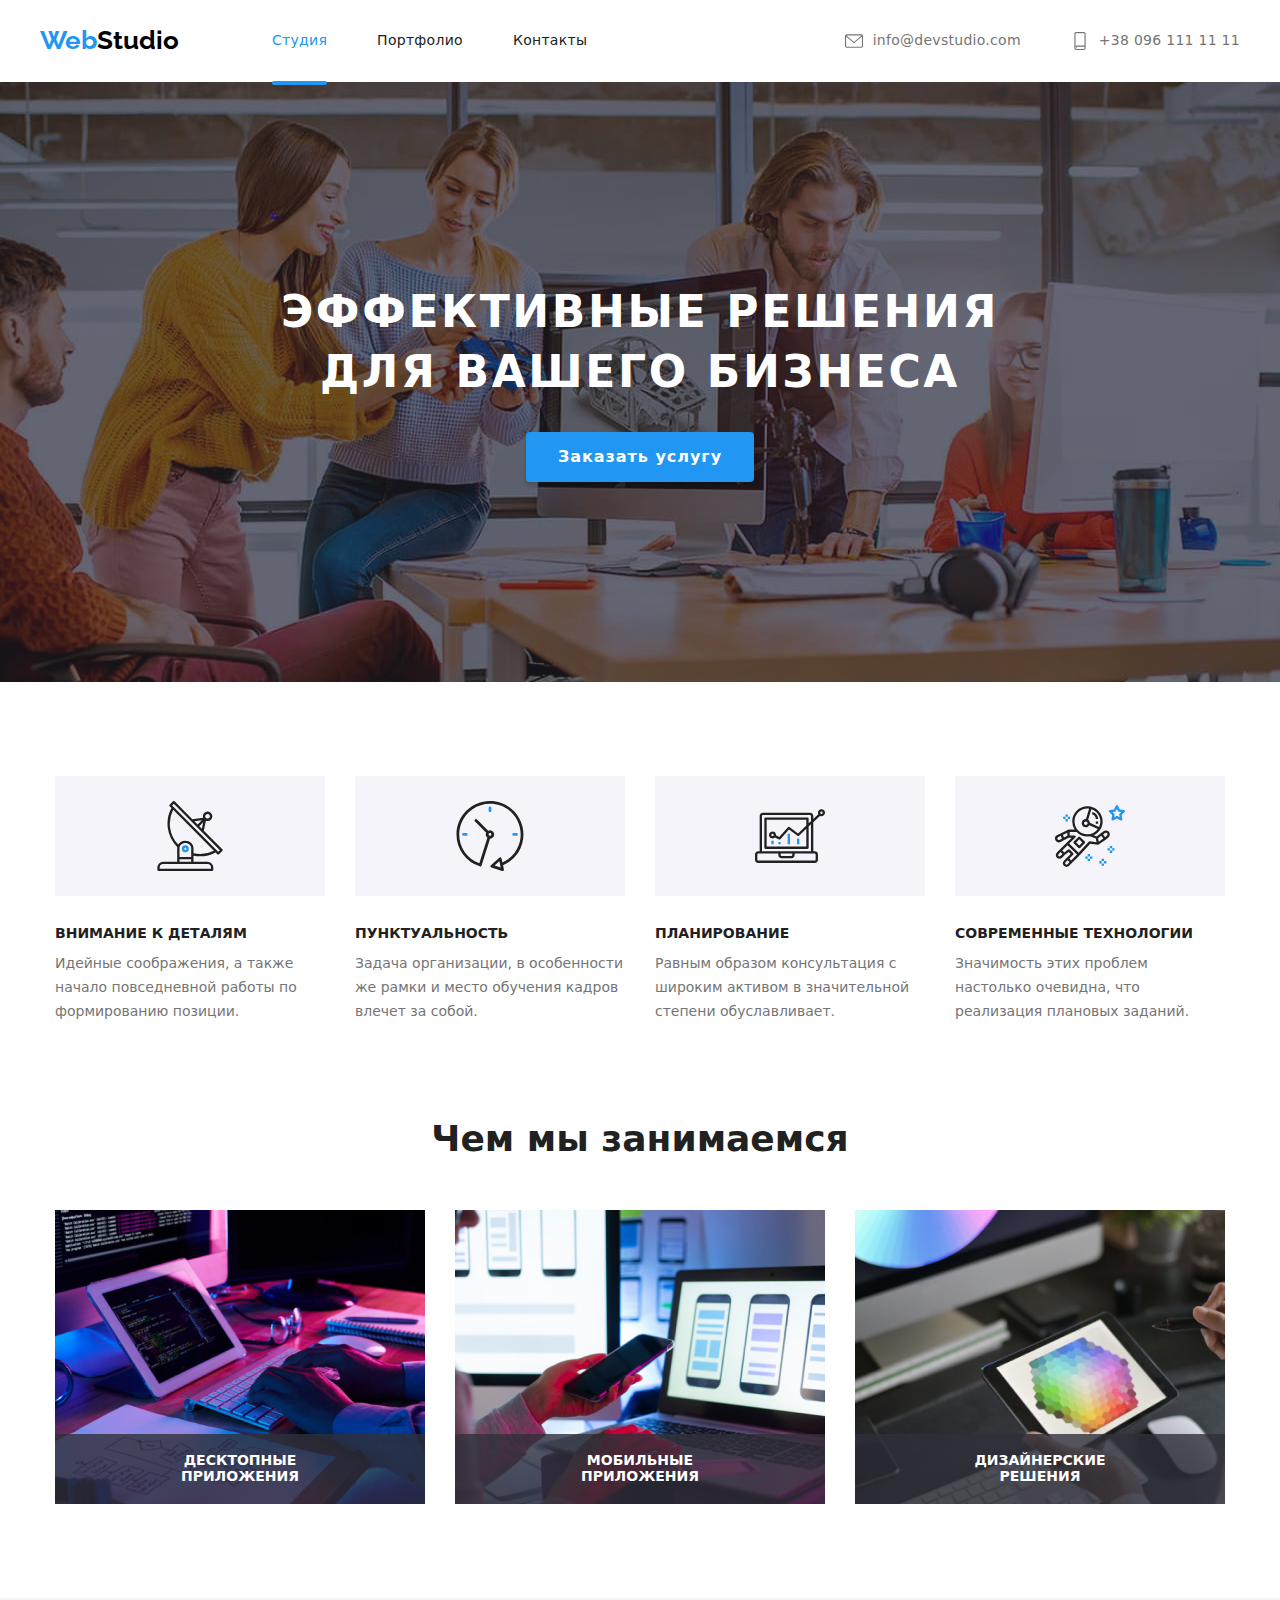
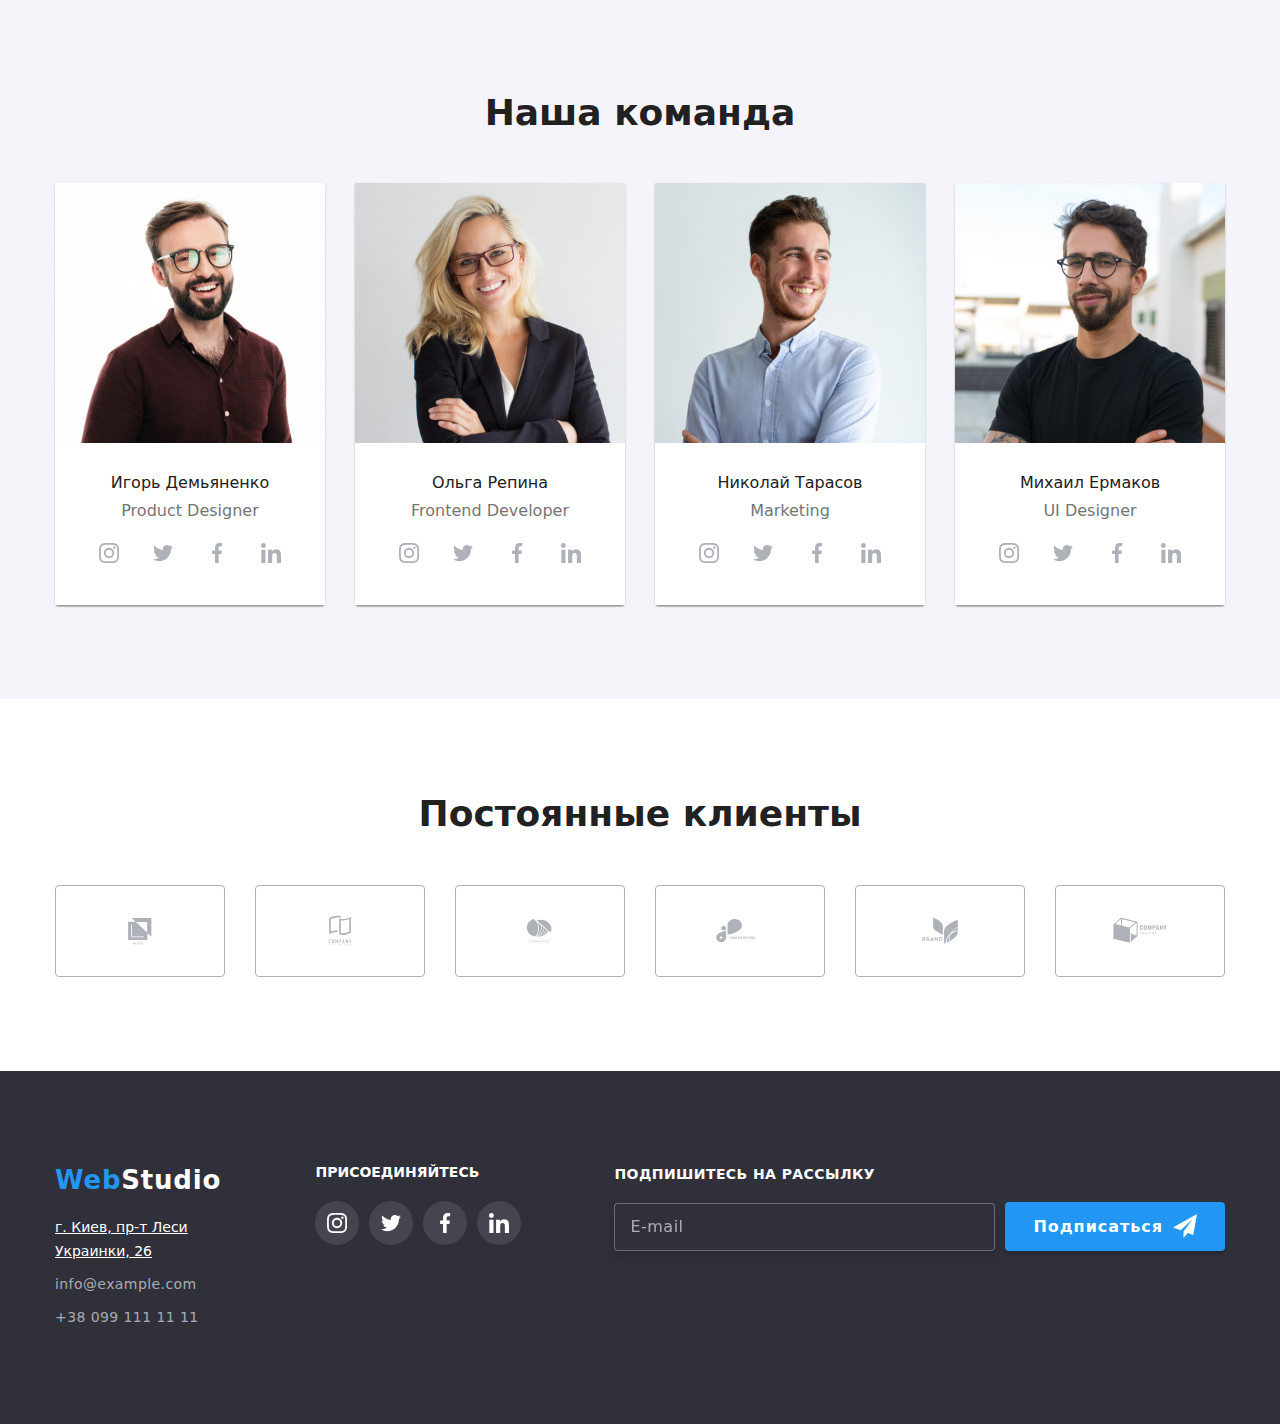
<file: index.html>
<!DOCTYPE html>
<html lang="ru">

<head>
    <meta charset="UTF-8">
    <meta http-equiv="X-UA-Compatible" content="IE=edge">
    <meta name="viewport" content="width=device-width, initial-scale=1.0">
    <title>Document</title>
    <link rel="preconnect" href="https://fonts.gstatic.com">
    <link
        href="https://fonts.googleapis.com/css2?family=Raleway:wght@700&family=Roboto:wght@400;500;700;900&display=swap"
        rel="stylesheet">
    <link rel="stylesheet"
        href="https://cdnjs.cloudflare.com/ajax/libs/modern-normalize/1.0.0/modern-normalize.min.css">
    <link rel="stylesheet" href="./css/main.min.css" />
</head>

<body class="page-body">
    <!-- Шапка-->
    <header class="page-header">
        <div class="container main-nav">
            <nav class="page-header__nav">
                <a href="#" class="logo page-header__logo">
                    <span class="logo__accent">Web</span><span>Studio</span></a>
                <ul class="site-nav list">
                    <li class="site-nav__item">
                        <a href="./index.html" class="site-nav__link link site-nav__current"> Студия</a>
                    </li>

                    <li class="site-nav__item">
                        <a href="./portfolio.html" class="site-nav__link link">Портфолио</a>
                    </li>
                    <li class="site-nav__item">
                        <a href="#" class="site-nav__link link">Контакты</a>
                    </li>
                </ul>
            </nav>
            <ul class="auth-nav list">
                <li class="auth-nav__item">
                    <a href="mailto:info@devstudio.com" class="auth-nav__link link">
                        <svg class="auth-nav__svg" width="18px" height="18px">
                            <use href="./images/icons.svg#icon-envelope">
                            </use>
                        </svg> info@devstudio.com</a>
                <li class="item">
                    <a href="tel:+3809611111 " class="auth-nav__link link">
                        <svg class="auth-nav__svg" width="18px" height="18px">
                            <use href="./images/icons.svg#icon-smartphone">
                            </use>
                        </svg> +38 096 111 11 11</a>
                </li>

            </ul>
        </div>
    </header>
    <!-- Мейн секция-->
    <main>
        <!--Герой-->
        <div class="block block--main-bg">
        <section class="hero">
            <div class="container">
            <h1 class="hero__tittle">Эффективные решения<br> для вашего бизнеса</h1>
            <button type="button" class="button button__primary" data-modal-open>Заказать услугу</button>
            </div>
        </section>
        </div>
        <!--Наши сильные стороны-->
        <section class="section features">
            <div class="container">
                <h2 class="visually-hidden">О нас</h2>
                <ul class="features__list list">
                    <li class="features__item">
                        <div class="features__svg">
                            <svg class="features__icon-svg" width="70px" height="70px">
                                <use href="./images/icons.svg#icon-antenna"></use>
                            </svg>
                        </div>
                        <h3 class="features__title">Внимание к деталям</h3>
                        <p class="features__text">Идейные соображения, а также начало повседневной работы по формированию
                            позиции.
                        </p>

                    </li>
                    <li class="features__item">
                        <div class="features__svg">
                            <svg class="features__icon-svg" width="70px" height="70px">
                                <use href="./images/icons.svg#icon-clock" class=""></use>
                            </svg>
                        </div>
                        <h3 class="features__title">Пунктуальность</h3>
                        <p class="features__text">Задача организации, в особенности же рамки и место обучения кадров
                            влечет за
                            собой.</p>
                    </li>
                    <li class="features__item">
                        <div class="features__svg">
                            <svg class="features__icon-svg" width="70px" height="70px">
                                <use href="./images/icons.svg#icon-diagram"></use>
                            </svg>
                        </div>
                        <h3 class="features__title">Планирование</h3>
                        <p class="features__text">Равным образом консультация с широким активом в значительной степени
                            обуславливает.</p>
                    </li>
                    <li class="features__item">
                        <div class="features__svg">
                            <svg class="features__icon-svg" width="70px" height="70px">
                                <use href="./images/icons.svg#icon-astronaut"></use>
                            </svg>
                        </div>
                        <h3 class="features__title">Современные технологии</h3>
                        <p class="features__text">Значимость этих проблем настолько очевидна, что реализация плановых
                            заданий.</p>
                </ul>
            </div>
        </section>
        <!-- Чем мы занимаемся-->
        <section class="section work">
            <div class="container">
                <h2 class="work__title">Чем мы занимаемся</h2>
                <ul class="list work__list">
                    <li class="work__item">
                        <div class="work__thumb">
                            <img class src="./images/img.jpg"
                            alt="Создание исходного кода" width="370">
                        <div class="work__thumb-img">
                            <p class="work__thumb-text">Десктопные приложения</p>
                        </div>
                        </div>
                    </li>
                    <li class="work__item">
                        <div class="work__thumb">
                        <img class src="./images/img1.jpg"
                            alt="Адаптивная вёрстка" width="370">
                        <div class="work__thumb-img">
                            <p class="work__thumb-text">Мобильные приложения</p>
                        </div>
                        </div>
                    </li>
                    <li class="work__item">
                        <div class="work__thumb">
                        <img class src="./images/img2.jpg"
                            alt="Оформление стиля" width="370">
                        <div class="work__thumb-img">
                            <p class="work__thumb-text">Дизайнерские решения</p>
                        </div>
                        </div>
                    </li>
                </ul>
            </div>
        </section>
        <!-- Наша команда-->
        <section class="section team">
            <div class="container">
                <h2 class="team__title">Наша команда</h2>
                <ul class="list team__list">
                    <li class="team__item"> <img src="./images/photo1.jpg"
                            alt="Игорь Демьяненко,Product Designer" width="270">
                        <div class="team__card">
                            <h3 class="team__subtitle">Игорь Демьяненко</h3>
                            <p class="team__text">Product Designer</p>
                            <ul class="list team__list">
                                <li class="team__socials">
                                    <a href="#" class="team__socials-icons link">
                                        <svg width="20px" height="20px">
                                            <use href="./images/icons.svg#icon-instagram"></use>
                                        </svg>
                                    </a>
                                </li>
                                <li class="team__socials">
                                    <a href="#" class="team__socials-icons link">
                                        <svg width="20px" height="20px">
                                            <use href="./images/icons.svg#icon-twitter"></use>
                                        </svg>
                                    </a>
                                </li>
                                <li class="team__socials">
                                    <a href="#" class="team__socials-icons link">
                                        <svg width="20px" height="20px">
                                            <use href="./images/icons.svg#icon-facebook"></use>
                                        </svg></a>
                                </li>
                                <li class="team__socials">
                                    <a href="#" class="team__socials-icons link">
                                        <svg width="20px" height="20px">
                                            <use href="./images/icons.svg#icon-linkedin"></use>
                                        </svg></a>
                                </li>
                            </ul>
                        </div>
                    </li>
                    <li class="team__item"> <img src="./images/photo2.jpg"
                            alt="Ольга Репина,Frontend Developer" width="270">
                        <div class="team__card">
                            <h3 class="team__subtitle">Ольга Репина</h3>
                            <p class="team__text">Frontend Developer</p>
                            <ul class="list team__list">
                                <li class="team__socials">
                                    <a href="#" class="team__socials-icons link">
                                        <svg width="20px" height="20px">
                                            <use href="./images/icons.svg#icon-instagram"></use>
                                        </svg>
                                    </a>
                                </li>
                                <li class="team__socials">
                                    <a href="#" class="team__socials-icons link">
                                        <svg width="20px" height="20px">
                                            <use href="./images/icons.svg#icon-twitter"></use>
                                        </svg>
                                    </a>
                                </li>
                                <li class="team__socials">
                                    <a href="#" class="team__socials-icons link">
                                        <svg width="20px" height="20px">
                                            <use href="./images/icons.svg#icon-facebook"></use>
                                        </svg>
                                    </a>
                                </li>
                                <li class="team__socials">
                                    <a href="#" class="team__socials-icons link">
                                        <svg width="20px" height="20px">
                                            <use href="./images/icons.svg#icon-linkedin"></use>
                                        </svg>
                                    </a>
                                </li>
                            </ul>
                        </div>
                    </li>
                    <li class="team__item"> <img src="./images/photo3.jpg"
                            alt="Николай Тарасов,Marketing" width="270">
                        <div class="team__card">
                            <h3 class="team__subtitle">Николай Тарасов</h3>
                            <p class="team__text">Marketing</p>
                            <ul class="list team__list">
                                <li class="team__socials">
                                    <a href="#" class="team__socials-icons link">
                                        <svg width="20px" height="20px">
                                            <use href="./images/icons.svg#icon-instagram"></use>
                                        </svg>
                                    </a>
                                </li>
                                <li class="team__socials">
                                    <a href="#" class="team__socials-icons link">
                                        <svg width="20px" height="20px">
                                            <use href="./images/icons.svg#icon-twitter"></use>
                                        </svg>
                                    </a>
                                </li>
                                <li class="team__socials">
                                    <a href="#" class="team__socials-icons link">
                                        <svg width="20px" height="20px">
                                            <use href="./images/icons.svg#icon-facebook"></use>
                                        </svg>
                                    </a>
                                </li>
                                <li class="team__socials">
                                    <a href="#" class="team__socials-icons link">
                                        <svg width="20px" height="20px">
                                            <use href="./images/icons.svg#icon-linkedin"></use>
                                        </svg>
                                    </a>
                                </li>
                            </ul>
                        </div>
                    </li>
                    <li class="team__item"> <img src="./images/photo4.jpg"
                            alt="Михаил Ермаков,UI Designer" width="270">
                        <div class="team__card">
                            <h3 class="team__subtitle">Михаил Ермаков</h3>
                            <p class="team__text">UI Designer</p>
                            <ul class="list team__list">
                                <li class="team__socials">
                                    <a href="#" class="team__socials-icons link">
                                        <svg width="20px" height="20px">
                                            <use href="./images/icons.svg#icon-instagram"></use>
                                        </svg>
                                    </a>
                                </li>
                                <li class="team__socials">
                                    <a href="#" class="team__socials-icons link">
                                        <svg width="20px" height="20px">
                                            <use href="./images/icons.svg#icon-twitter"></use>
                                        </svg>
                                    </a>
                                </li>
                                <li class="team__socials">
                                    <a href="#" class="team__socials-icons link">
                                        <svg width="20px" height="20px">
                                            <use href="./images/icons.svg#icon-facebook"></use>
                                        </svg>
                                    </a>
                                </li>
                                <li class="team__socials">
                                    <a href="#" class="team__socials-icons link">
                                        <svg width="20px" height="20px">
                                            <use href="./images/icons.svg#icon-linkedin"></use>
                                        </svg>
                                    </a>
                                </li>
                            </ul>
                        </div>
                    </li>
                </ul>
            </div>
        </section>
        <!-- Постоянные клиенты-->
        <section class="section clients">
            <div class="container">
                <h2 class="clients__title">Постоянные клиенты</h2>
                <ul class="list clients__list">
                    <li class="clients__item">
                        <a href="#" class="clients__link link">
                            <svg width="106px" height="60px">
                                <use href="./images/icons.svg#icon-client1"></use>
                            </svg>
                        </a>
                    </li>
                    <li class="clients__item">
                        <a href="#" class="clients__link link">
                            <svg width="106px" height="60px">
                                <use href="./images/icons.svg#icon-client2"></use>
                            </svg>
                        </a>
                    </li>
                    <li class="clients__item">
                        <a href="#" class="clients__link link">
                            <svg width="106px" height="60px">
                                <use href="./images/icons.svg#icon-client3"></use>
                            </svg>
                        </a>
                    </li>
                    <li class="clients__item">
                        <a href="#" class="clients__link link">
                            <svg width="106px" height="60px">
                                <use href="./images/icons.svg#icon-client4"></use>
                            </svg>
                        </a>
                    </li>
                    <li class="clients__item">
                        <a href="#" class="clients__link linkcustomers__client">
                            <svg width="106px" height="60px">
                                <use href="./images/icons.svg#icon-client5"></use>
                            </svg>
                        </a>
                    </li>
                    <li class="clients__item">
                        <a href="#" class="clients__link link">
                            <svg width="106px" height="60px">
                                <use href="./images/icons.svg#icon-client6"></use>
                            </svg>
                        </a>
                    </li>

                </ul>
            </div>
        </section>

    </main>
    <!-- Подвал-->
    <footer class="section footer">
        <div class="container flexbox">
            <!--Контакты-->
            <section class="content-box">
                <h2 class="visually-hidden"> Контакты</h2>
                    <a href="#" class="footer__logo"><span class="logo__accent">Web</span>Studio</a>
                <!-- Контактная информация-->
                <address class="address">

                    <ul class="list footer__nav">
                        <li class="footer__item item">
                            <a class="footer__text"
                                href="https://www.google.ca/maps/place/г.Киев,пр-тЛесиУкраинки,26" target="_blank"
                                rel="noopener noreferrer"> г. Киев, пр-т Леси Украинки, 26</a>
                        </li>
                        <li class="footer__item item">
                            <a class="footer__link link" href="mailto:info@example.com">info@example.com</a>
                        </li>
                        <li class="footer__item item">
                            <a class="footer__link link" href="tel:+380991111111">+38 099 111 11 11</a>
                        </li>
                    </ul>

                </address>
            </section>
            <!--Ссылки на социальные сети-->
            <section class="content-box">
                    <h2 class="footer__join-title">Присоединяйтесь</h2>
                    <ul class="list footer__join-icon">
                        <li class="footer__join-item">
                            <a href="" class="footer__join-link link">
                                <svg width="20px" height="20px">
                                    <use href="./images/icons.svg#icon-instagram"></use>
                                </svg>
                            </a>
                        </li>
                        <li class="footer__join-item">
                            <a href="" class="footer__join-link link">
                                <svg width="20px" height="20px">
                                    <use href="./images/icons.svg#icon-twitter"></use>
                                </svg>
                            </a>
                        </li>
                        <li class="footer__join-item">
                            <a href="" class="footer__join-link link">
                                <svg width="20px" height="20px">
                                    <use href="./images/icons.svg#icon-facebook"></use>
                                </svg>
                            </a>
                        </li>
                        <li class="footer__join-item">
                            <a href="" class="footer__join-link link">
                                <svg width="20px" height="20px">
                                    <use href="./images/icons.svg#icon-linkedin"></use>
                                </svg>
                            </a>
                        </li>
                    </ul>
            </section>
            <!-- Формы -->
            <div class="content-box">
                <form class="footer-form" autocomplete="on" novalidate>
                    <div class="footer__form-field">
                        <label class="footer-form__text">
                            Подпишитесь на рассылку
                            <input class="footer-form__input" type="email" name="footer-email" placeholder="E-mail" />
                        </label>
                    </div>
                    <button class="footer-form__submit" type="submit">
                        Подписаться
                        <svg class="footer-form__svg" width="24" height="24">
                            <use href="./images/icons.svg#icon-send"></use>
                        </svg>
                    </button>
                </form>
            </div>
        </div>
    </footer>
    <!--Модалка-->
    <div class="backdrop is-hidden" data-modal>
        <div class="modal">
            <button class="modal-btn" data-modal-close>
                <svg width="18px" height="18px">
                    <use href="./images/icons.svg#icon-close-black"></use>
                </svg></button>
            <form class="modal-form">
                <p class="modal-form__text">Оставьте свои данные, мы вам перезвоним</p>

                <div class="modal-form__wrapper">
                    <label class="modal-form__label" for="user-name">Имя</label>
                    <input class="modal-form__input" type="text" name="user-name" required id="user-name"
                        autocomplete="name" />
                    <svg class="modal-form__svg" width="18" height="18">
                        <use href="./images/icons.svg#icon-person-black"></use>
                    </svg>
                </div>

                <div class="modal-form__wrapper">
                    <label class="modal-form__label" for="user-phone">Телефон</label>
                    <input class="modal-form__input" type="tel" name="user-phone" id="user-phone" required
                        autocomplete="tel" />
                    <svg class="modal-form__svg" width="18" height="18">
                        <use href="./images/icons.svg#icon-phone-black"></use>
                    </svg>
                </div>

                <div class="modal-form__wrapper">
                    <label class="modal-form__label" for="user-mail">Почта</label>

                    <input class="modal-form__input" type="email" name="user-mail" id="user-mail" required
                        autocomplete="email" />
                    <svg class="modal-form__svg" width="18" height="18">
                        <use href="./images/icons.svg#icon-email-black"></use>
                    </svg>
                </div>

                <div class="modal-form__wrapper modal-form__massage">
                    <label class="modal-form__label" for="user-comment">Комментарий</label>
                    <textarea class="modal-form__input modal-form__textarea" id="user-comment" name="user-comment"
                        placeholder="Введите текст"></textarea>
                </div>

                <div class="modal-form__checkbox">
                    <input class="modal-form__input-checkbox is-hidden" type="checkbox" name="user-checkbox"
                        id="checkbox" />
                    <label class="modal-form__label-checkbox" for="checkbox">
                        <svg class="modal-form__icon-checkbox" width="11px" height="px">
                            <use href="./images/icons.svg#icon-check"></use>
                        </svg>
                        <span class="modal-form__text-checkbox">
                            Соглашаюсь с рассылкой и принимаю
                            <a href="#" class="modal-form__link-checkbox">Условия договора </a>
                        </span>
                    </label>
                </div>
                <button class="footer-form__submit modal-form__form-btn" type="submit">Отправить</button>


            </form>
        </div>
    </div>
    <script src="./js/modal.js"></script>
</body>

</html>
</file>
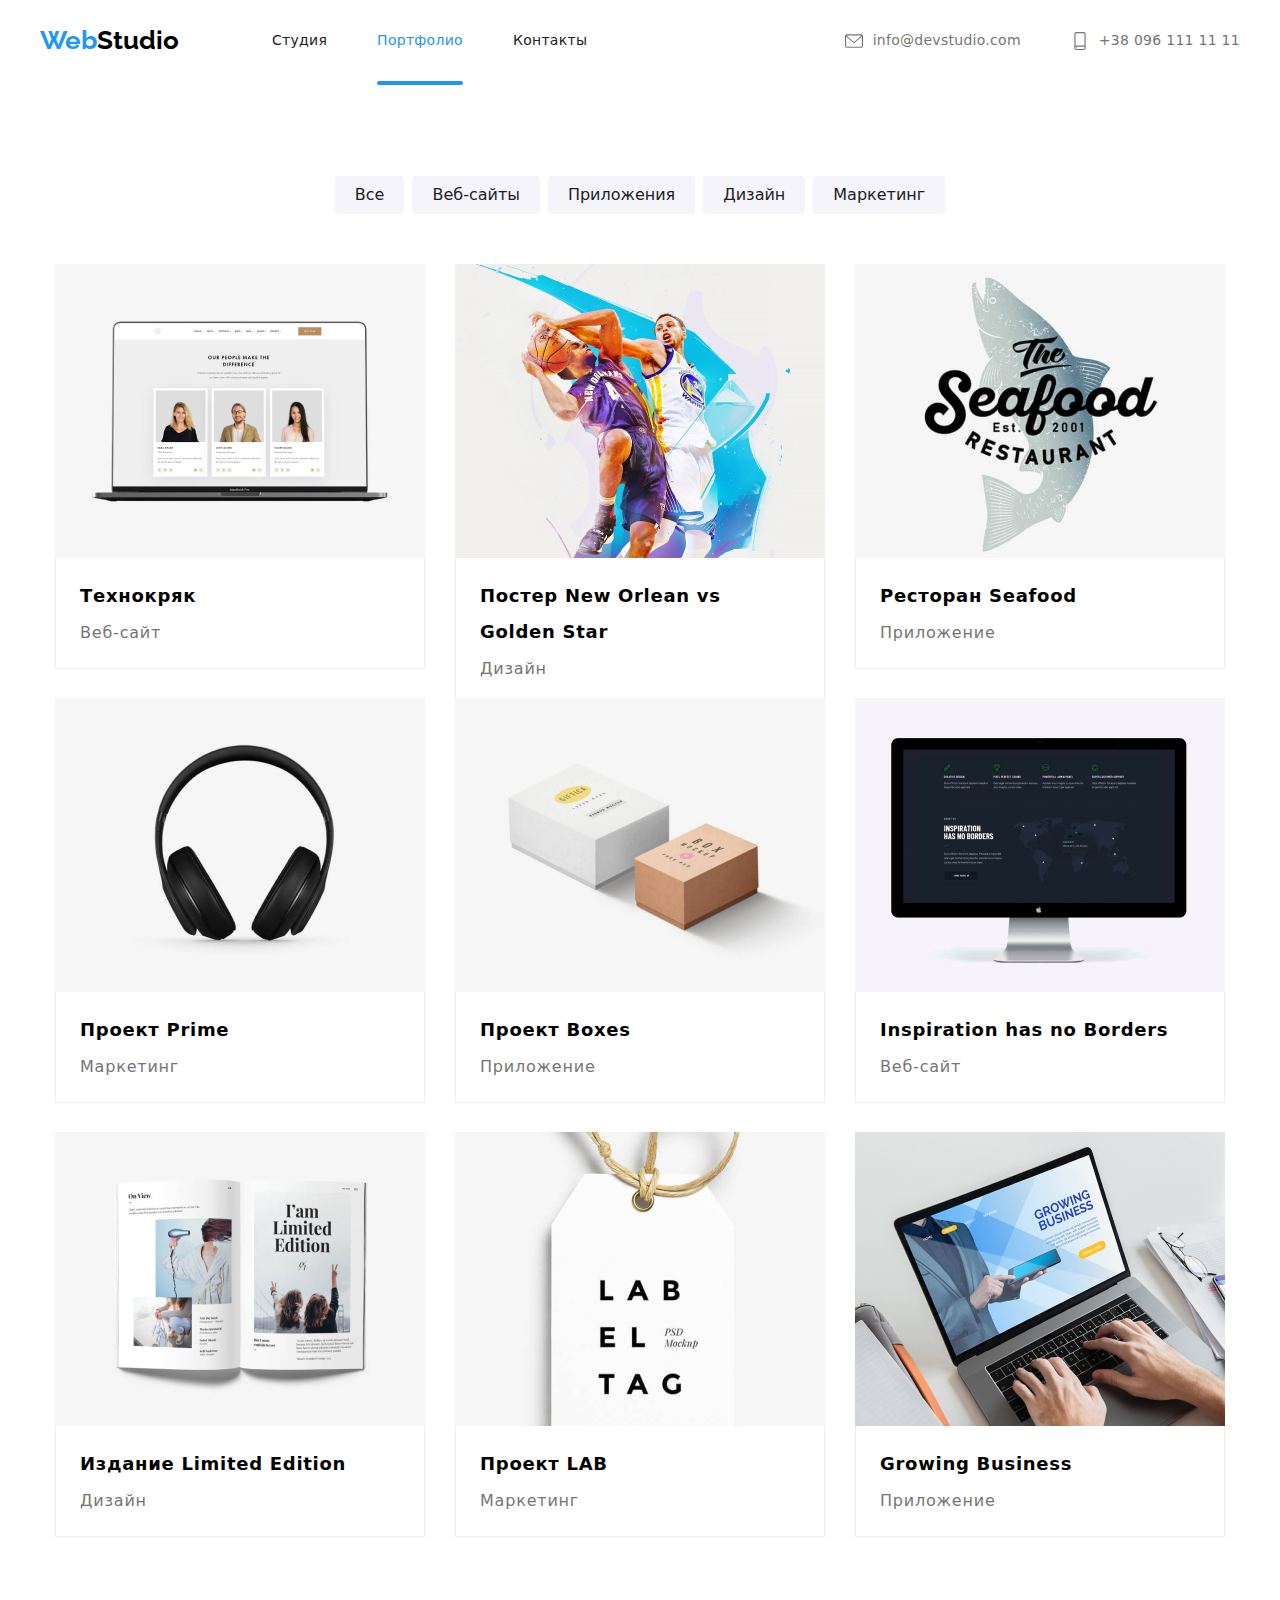
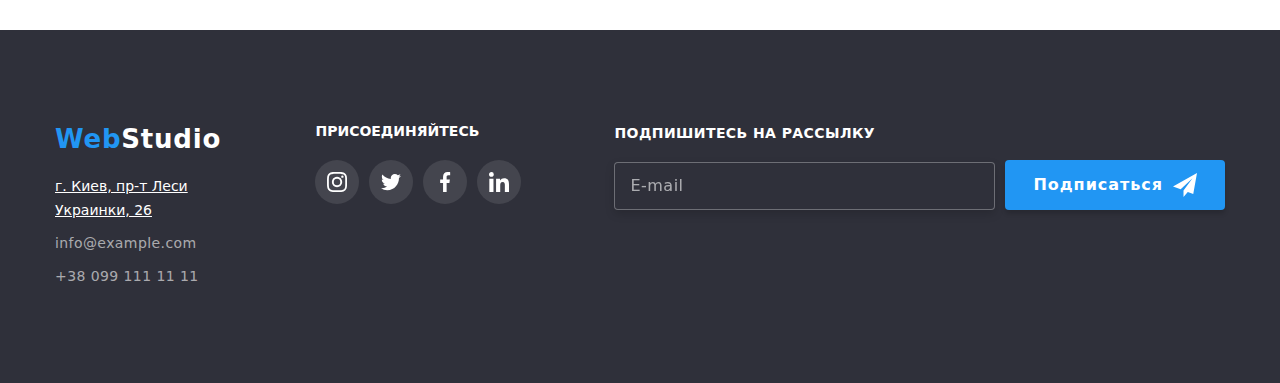
<file: portfolio.html>
<!DOCTYPE html>
<html lang="ru">
  <head>
    <meta charset="UTF-8" />
    <meta http-equiv="X-UA-Compatible" content="IE=edge" />
    <meta name="viewport" content="width=device-width, initial-scale=1.0" />
    <title>Document</title>
    <link rel="preconnect" href="https://fonts.gstatic.com" />
    <link
      href="https://fonts.googleapis.com/css2?family=Raleway:wght@700&family=Roboto:wght@400;500;700;900&display=swap"
      rel="stylesheet"
    />
    <link
      rel="stylesheet"
      href="https://cdnjs.cloudflare.com/ajax/libs/modern-normalize/1.0.0/modern-normalize.min.css"
    />
    <link rel="stylesheet" href="./css/main.min.css" />
  </head>

  <body class="page-body">
    <!-- Шапка-->
    <header class="page-header">
      <div class="container main-nav">
        <nav class="page-header__nav">
          <a href="#" class="logo page-header__logo">
            <span class="logo__accent">Web</span><span>Studio</span></a>
          <ul class="site-nav list">
            <li class="site-nav__item">
              <a href="./index.html" class="site-nav__link link "> Студия</a>
            </li>
    
            <li class="site-nav__item">
              <a href="./portfolio.html" class="site-nav__link link site-nav__current">Портфолио</a>
            </li>
            <li class="site-nav__item">
              <a href="#" class="site-nav__link link">Контакты</a>
            </li>
          </ul>
        </nav>
        <ul class="auth-nav list">
          <li class="auth-nav__item">
            <a href="mailto:info@devstudio.com" class="auth-nav__link link">
              <svg class="auth-nav__svg" width="18px" height="18px">
                <use href="./images/icons.svg#icon-envelope">
                </use>
              </svg> info@devstudio.com</a>
          <li class="item">
            <a href="tel:+3809611111 " class="auth-nav__link link">
              <svg class="auth-nav__svg" width="18px" height="18px">
                <use href="./images/icons.svg#icon-smartphone">
                </use>
              </svg> +38 096 111 11 11</a>
          </li>
    
        </ul>
      </div>
    </header>
    <!-- Контент страницы портфолио-->
    <main>
      <!-- Примеры работ-->
    
      <section class="section portfolio">
        <div class="container">
          <h1 class="visually-hidden">Примеры работ</h1>
          <ul class="portfolio__list list">
            <li class="portfolio__item"><button type="button" class="button">Все</button></li>
            <li class="portfolio__item"><button type="button" class="button">Веб-сайты</button></li>
            <li class="portfolio__item"><button type="button" class="button">Приложения</button></li>
            <li class="portfolio__item"><button type="button" class="button">Дизайн</button></li>
            <li class="portfolio__item"><button type="button" class="button">Маркетинг</button></li>
          </ul>
    
          <ul class="list card">
            <li class="card__set">
              <a href="" class="card__link link">
                <div class="card__thumb">
                  <div class="card__overlay">
                    <p class="card__overlay-text">
                      Технокряк это современная площадка распространения информации. Компании используют эту платформу
                      для цифрового шпионажа и атак на защищённые сервера конкурентов.
                    </p>
                  </div>
                  <img src="./images/Portfolio1.jpg" width="370" height="294" alt="" />
                </div>
                <div class="card__info">
                  <h3 class="card__title">Технокряк</h3>
                  <p class="card__text">Веб-сайт</p>
                </div>
              </a>
            </li>
    
            <li class="card__set">
              <a href="" class="card__link link">
                <div class="card__thumb">
                  <div class="card__overlay">
                    <p class="card__overlay-text">
                      Технокряк это современная площадка распространения информации. Компании используют эту платформу
                      для цифрового шпионажа и атак на защищённые сервера конкурентов.
                    </p>
                  </div>
                  <img src="./images/portfolio2.jpg" width="370" height="294" alt="" />
                </div>
                <div class="card__info">
                  <h3 class="card__title">Постер New Orlean vs Golden Star</h3>
                  <p class="card__text">Дизайн</p>
                </div>
              </a>
            </li>
    
            <li class="card__set">
              <a href="" class="card__link link">
                <div class="card__thumb">
                  <div class="card__overlay">
                    <p class="card__overlay-text">
                      Технокряк это современная площадка распространения информации. Компании используют эту платформу
                      для цифрового шпионажа и атак на защищённые сервера конкурентов.
                    </p>
                  </div>
                  <img src="./images/portfolio3.jpg" width="370" height="294" alt="" />
                </div>
                <div class="card__info">
                  <h3 class="card__title">Ресторан Seafood</h3>
                  <p class="card__text">Приложение</p>
                </div>
              </a>
            </li>
    
            <li class="card__set">
              <a href="" class="card__link link">
                <div class="card__thumb">
                  <div class="card__overlay">
                    <p class="card__overlay-text">
                      Технокряк это современная площадка распространения информации. Компании используют эту платформу
                      для цифрового шпионажа и атак на защищённые сервера конкурентов.
                    </p>
                  </div>
                  <img src="./images/portfolio4.jpg" width="370" height="294" alt="" />
                </div>
                <div class="card__info">
                  <h3 class="card__title">Проект Prime</h3>
                  <p class="card__text">Маркетинг</p>
                </div>
              </a>
            </li>
    
            <li class="card__set">
              <a href="" class="card__link link">
                <div class="card__thumb">
                  <div class="card__overlay">
                    <p class="card__overlay-text">
                      Технокряк это современная площадка распространения информации. Компании используют эту платформу
                      для цифрового шпионажа и атак на защищённые сервера конкурентов.
                    </p>
                  </div>
                  <img src="./images/portfolio5.jpg" width="370" height="294" alt="" />
                </div>
                <div class="card__info">
                  <h3 class="card__title">Проект Boxes</h3>
                  <p class="card__text">Приложение</p>
                </div>
              </a>
            </li>
    
            <li class="card__set">
              <a href="" class="card__link link">
                <div class="card__thumb">
                  <div class="card__overlay">
                    <p class="card__overlay-text">
                      Технокряк это современная площадка распространения информации. Компании используют эту платформу
                      для цифрового шпионажа и атак на защищённые сервера конкурентов.
                    </p>
                  </div>
                  <img src="./images/portfolio6.jpg" width="370" height="294" alt="" />
                </div>
                <div class="card__info">
                  <h3 class="card__title">Inspiration has no Borders</h3>
                  <p class="card__text">Веб-сайт</p>
                </div>
              </a>
            </li>
    
            <li class="card__set">
              <a href="" class="card__link link">
                <div class="card__thumb">
                  <div class="card__overlay">
                    <p class="card__overlay-text">
                      Технокряк это современная площадка распространения информации. Компании используют эту платформу
                      для цифрового шпионажа и атак на защищённые сервера конкурентов.
                    </p>
                  </div>
                  <img src="./images/portfolio7.jpg" width="370" height="294" alt="" />
                </div>
                <div class="card__info">
                  <h3 class="card__title">Издание Limited Edition</h3>
                  <p class="card__text">Дизайн</p>
                </div>
              </a>
            </li>
    
            <li class="card__set">
              <a href="" class="card__link link">
                <div class="card__thumb">
                  <div class="card__overlay">
                    <p class="card__overlay-text">
                      Технокряк это современная площадка распространения информации. Компании используют эту платформу
                      для цифрового шпионажа и атак на защищённые сервера конкурентов.
                    </p>
                  </div>
                  <img src="./images/portfolio8.jpg" width="370" height="294" alt="" />
                </div>
                <div class="card__info">
                  <h3 class="card__title">Проект LAB</h3>
                  <p class="card__text">Маркетинг</p>
                </div>
              </a>
            </li>
    
            <li class="card__set">
              <a href="" class="card__link link">
                <div class="card__thumb">
                  <div class="card__overlay">
                    <p class="card__overlay-text">
                      Технокряк это современная площадка распространения информации. Компании используют эту платформу
                      для цифрового шпионажа и атак на защищённые сервера конкурентов.
                    </p>
                  </div>
                  <img src="./images/portfolio9.jpg" width="370" height="294" alt="" />
                </div>
                <div class="card__info">
                  <h3 class="card__title">Growing Business</h3>
                  <p class="card__text">Приложение</p>
                </div>
              </a>
            </li>
          </ul>
        </div>
      </section>
    </main>
    <!-- Подвал-->
    <footer class="section footer">
      <div class="container flexbox">
        <!--Контакты-->
        <section class="content-box">
          <h2 class="visually-hidden"> Контакты</h2>
          <a href="#" class="footer__logo"><span class="logo__accent">Web</span>Studio</a>
          <!-- Контактная информация-->
          <address class="address">
    
            <ul class="list footer__nav">
              <li class="footer__item item">
                <a class="footer__text" href="https://www.google.ca/maps/place/г.Киев,пр-тЛесиУкраинки,26" target="_blank"
                  rel="noopener noreferrer"> г. Киев, пр-т Леси Украинки, 26</a>
              </li>
              <li class="footer__item item">
                <a class="footer__link link" href="mailto:info@example.com">info@example.com</a>
              </li>
              <li class="footer__item item">
                <a class="footer__link link" href="tel:+380991111111">+38 099 111 11 11</a>
              </li>
            </ul>
    
          </address>
        </section>
        <!--Ссылки на социальные сети-->
        <section class="content-box">
          <h2 class="footer__join-title">Присоединяйтесь</h2>
          <ul class="list footer__join-icon">
            <li class="footer__join-item">
              <a href="" class="footer__join-link link">
                <svg width="20px" height="20px">
                  <use href="./images/icons.svg#icon-instagram"></use>
                </svg>
              </a>
            </li>
            <li class="footer__join-item">
              <a href="" class="footer__join-link link">
                <svg width="20px" height="20px">
                  <use href="./images/icons.svg#icon-twitter"></use>
                </svg>
              </a>
            </li>
            <li class="footer__join-item">
              <a href="" class="footer__join-link link">
                <svg width="20px" height="20px">
                  <use href="./images/icons.svg#icon-facebook"></use>
                </svg>
              </a>
            </li>
            <li class="footer__join-item">
              <a href="" class="footer__join-link link">
                <svg width="20px" height="20px">
                  <use href="./images/icons.svg#icon-linkedin"></use>
                </svg>
              </a>
            </li>
          </ul>
        </section>
        <!-- Формы -->
        <div class="content-box">
          <form class="footer-form" autocomplete="on" novalidate>
            <div class="footer__form-field">
              <label class="footer-form__text">
                Подпишитесь на рассылку
                <input class="footer-form__input" type="email" name="footer-email" placeholder="E-mail" />
              </label>
            </div>
            <button class="footer-form__submit" type="submit">
              Подписаться
              <svg class="footer-form__svg" width="24" height="24">
                <use href="./images/icons.svg#icon-send"></use>
              </svg>
            </button>
          </form>
        </div>
      </div>
    </footer>
  </body>
</html>
</file>
<file: css/main.min.css>
:root {
  --primary-text-color: #212121;
  --title-text-color: #757575;
  --acent-color: #2196f3;
  --title-list-color: #ffffff;
  --secondary-bg-color: #2f303a;
  --logo-text-color: #000000;
  --button-bg-color: #f5f4fa;
  --footer-text-color: rgba(255, 255, 255, 0.6);
  --team-shadow-color: 0px 1px 3px rgba(0, 0, 0, 0.12),
    0px 1px 1px rgba(0, 0, 0, 0.14), 0px 2px 1px rgba(0, 0, 0, 0.2);
  --card-item: 3;
  --border-header-color: #ececec;
  --border-team-color: #eeeeee;
  --border-color: rgba(0, 0, 0, 0.1);
  --icon-color: #afb1b8;
  --social-bg-icon: #44454e;
  --overlay-clolor: rgba(33, 150, 243, 0.9);
  --time-use: cubic-bezier(0.4, 0, 0.2, 1);
  --time-ms: 250ms;
}
.container {
  margin: 0;
  margin-left: auto;
  margin-right: auto;
  max-width: 1200px;
  padding-left: 15px;
  padding-right: 15px;
}
.section {
  padding-top: 94px;
  padding-bottom: 94px;
}
h1,
h1,
h3 {
  margin: 0;
  padding: 0;
}
.list {
  padding: 0;
  margin: 0;
  list-style: none;
}
.link {
  font-style: inherit;
  text-decoration: none;
  color: inherit;
  transition: transform var(--time-ms) var(--time-use),
    background-color var(--time-ms) var(--time-use),
    border-color var(--time-ms) var(--time-use),
    fill var(--time-ms) var(--time-use), color var(--time-ms) var(--time-use);
}
.page-header--border {
  padding: 0;
  border-bottom: 1px solid var(--border-header-color);
}
.main-nav,
.page-header__nav {
  display: flex;
  align-items: center;
  padding: 0;
}
.logo {
  color: var(--logo-text-color);
  text-decoration: none;
  font-family: Raleway, cursive;
  font-weight: 700;
  font-size: 26px;
  line-height: 1.2;
}
.page-header__logo {
  display: flex;
  padding-top: 24px;
  padding-bottom: 25px;
}
.logo__accent {
  color: var(--acent-color);
  text-decoration: none;
}
.site-nav {
  display: flex;
  margin-left: 93px;
}
.site-nav :focus,
.site-nav :hover {
  color: var(--acent-color);
}
.site-nav__item:not(:last-child) {
  margin-right: 50px;
}
.site-nav__link {
  display: block;
  padding-top: 32px;
  padding-bottom: 32px;
  color: var(--primary-text-color);
  text-decoration: none;
  font-weight: 500;
  font-size: 14px;
  line-height: 1.14;
  letter-spacing: 0.02em;
}
.site-nav__current {
  position: relative;
  color: var(--acent-color);
  transition: color var(--time-ms) var(--time-use);
}
.site-nav__current::after {
  position: absolute;
  content: "";
  bottom: -4px;
  display: block;
  width: 100%;
  height: 4px;
  border-radius: 2px;
  background-color: var(--acent-color);
}
.auth-nav {
  display: flex;
  margin-left: auto;
}
.auth-nav__item:not(:last-child) {
  margin-right: 50px;
}
.auth-nav__link {
  display: flex;
  align-items: center;
  padding-top: 32px;
  padding-bottom: 32px;
  color: var(--title-text-color);
  fill: var(--title-text-color);
  text-decoration: none;
  font-weight: 500;
  font-size: 14px;
  line-height: 1.14;
  letter-spacing: 0.02em;
}
.auth-nav__link:hover,
.auth-nav__link:focus {
  fill: var(--acent-color);
  color: var(--acent-color);
}
.auth-nav__svg {
  content: "";
  margin-right: 10px;
  background-position: center;
  background-size: contain;
  color: currentColor;
}
.block--main-bg {
  background-image: linear-gradient(
      to right,
      rgba(47, 48, 58, 0.4),
      rgba(47, 48, 58, 0.4)
    ),
    url("../images/overlay1.jpg");
  background-repeat: no-repeat;
  background-size: cover;
  background-position: center;
  max-width: 1600px;
  min-height: 600px;
  margin-left: auto;
  margin-right: auto;

  text-align: center;
  padding-top: 200px;
  padding-bottom: 200px;
}

.hero__tittle {
  color: var(--title-list-color);
  margin-top: 0;
  margin-bottom: 30px;
  font-weight: 900;
  font-size: 44px;
  line-height: 1.36;
  letter-spacing: 0.06em;
  text-transform: uppercase;
}
.services {
  padding-bottom: 200px;
  padding-top: 200px;
  margin-left: auto;
  margin-right: auto;
  text-align: center;
}
.services__title {
  margin-top: 0;
  margin-bottom: 30px;
  color: var(--title-list-color);
  font-weight: 900;
  font-size: 44px;
  line-height: 1.36;
  text-align: center;
  letter-spacing: 0.06em;
  text-transform: uppercase;
}
.features__list {
  display: flex;
}
.features__svg {
  height: 120px;
  padding-top: 25px;
  padding-bottom: 25px;
  margin-bottom: 30px;
  background-color: var(--button-bg-color);
}
.features__icon-svg {
  width: 270px;
  display: inline-block;
  justify-content: center;
  align-items: center;
  align-content: center;
}
.features__item:not(:last-child) {
  margin-right: 30px;
}
.features__title {
  margin-top: 0;
  margin-bottom: 10px;
  color: var(--primary-text-color);
  font-weight: 700;
  font-size: 14px;
  line-height: 1.14;
  text-transform: uppercase;
}
.features__text {
  margin: 0;
  color: var(--title-text-color);
  font-weight: 400;
  font-size: 14px;
  line-height: 1.71;
}
.team {
  text-align: center;
  padding-top: 0;
  background-color: var(--button-bg-color);
}
.team__title {
  margin-top: 0;
  margin-bottom: 50px;
  padding-top: 94px;
  color: var(--primary-text-color);
  font-weight: 700;
  font-size: 36px;
  line-height: 1.16;
  text-align: center;
}
.team__list {
  display: flex;
}
.team__item {
  border-radius: 0px 0px 4px 4px;
  box-shadow: var(--team-shadow-color);
  text-align: center;
}
.team__item:not(:last-child) {
  margin-right: 30px;
}
.team__subtitle {
  margin: 0;
  margin-bottom: 10px;
  color: var(--primary-text-color);
  font-weight: 500;
  font-size: 16px;
  line-height: 1.19;
  text-align: center;
}
.team__card {
  padding: 30px 32px;
  background-color: var(--title-list-color);
}
.team__text {
  margin: 0;
  color: var(--title-text-color);
  margin-bottom: 10px;
  font-weight: 400;
  font-size: 16px;
  line-height: 1.18;
  text-align: center;
}
.team__social-icon {
  display: inline-flex;
  justify-content: center;
}
.team__socials:not(:last-child) {
  margin-right: 10px;
}
.team__socials-icons {
  display: flex;
  align-items: center;
  justify-content: center;
  width: 44px;
  height: 44px;
  border-radius: 50%;
  fill: var(--icon-color);
}
.team__socials-icons:hover,
.team__socials-icons:focus {
  fill: var(--title-list-color);
  background-color: var(--acent-color);
}
.work {
  text-align: center;
  padding-top: 0;
}
.work__title {
  margin-top: 0;
  margin-bottom: 50px;
  color: var(--primary-text-color);
  font-weight: 700;
  font-size: 36px;
  line-height: 1.16;
  text-align: center;
}
.work__thumb {
  position: relative;
}
.work__thumb-text {
  font-weight: 700;
  font-size: 14px;
  line-height: 1.14;
  text-align: center;
  text-transform: uppercase;
  color: var(--title-list-color);
}
.work__thumb-img {
  display: inline-flex;
  justify-content: center;
  align-items: center;
  position: absolute;
  margin: 0;
  width: 370px;
  height: 70px;
  padding: 27px 82px;
  bottom: 0;
  left: 0;
  background: rgba(47, 48, 58, 0.8);
}
.work__list {
  display: flex;
}
.work__item:not(:last-child) {
  margin-right: 30px;
}
.visually-hidden {
  position: absolute !important;
  clip: rect(1px 1px 1px 1px);
  clip: rect(1px, 1px, 1px, 1px);
  padding: 0 !important;
  border: 0 !important;
  height: 1px !important;
  width: 1px !important;
  overflow: hidden;
}
.portfolio__list {
  display: flex;
  margin-bottom: 50px;
  justify-content: center;
  align-items: center;
}
.portfolio__item:not(:last-child) {
  margin-right: 8px;
}
.card {
  display: flex;
  margin: 0;
  padding: 0;
  list-style: none;
  flex-wrap: wrap;
  margin-left: -30px;
  margin-top: -30px;
}
.card__set {
  justify-content: center;
  flex-basis: calc((100% - 30px) / var(--card-item));
  max-width: 370px;
  max-height: 404px;
  margin-left: 30px;
  margin-top: 30px;
}
.card__set:hover,
.card__set:focus {
  box-shadow: 0px 1px 1px rgba(0, 0, 0, 0.12), 0px 4px 4px rgba(0, 0, 0, 0.06),
    1px 4px 6px rgba(0, 0, 0, 0.16);
}
.card__link {
  display: block;
}
.card__link:hover .card__overlay,
.card__link:focus .card__overlay {
  transform: translateY(0);
  opacity: 1;
}
.card__thumb {
  position: relative;
  overflow: hidden;
}
.card__overlay {
  position: absolute;
  margin: 0;
  width: 100%;
  height: 100%;
  padding: 63px 24px;
  opacity: 0;
  transform: translateY(100%);
  transition: transform var(--time-ms) var(--time-use),
    opacity var(--time-ms) var(--time-use);
  background-color: var(--overlay-clolor);
}
.card__overlay-text {
  font-weight: 400;
  font-size: 18px;
  line-height: 1.56;
  color: var(--title-list-color);
}
.card__info {
  margin: 0;
  flex-direction: column;
  padding: 20px 24px;
  border-left: 1px solid var(--border-team-color);
  border-right: 1px solid var(--border-team-color);
  border-bottom: 1px solid var(--border-team-color);
}
img {
  display: block;
  max-width: 100%;
}
.card__title {
  font-weight: 700;
  font-size: 18px;
  line-height: 2;
  margin-bottom: 4px;
  letter-spacing: 0.04em;
}
.card__text {
  margin: 0;
  color: var(--title-text-color);
  font-weight: 400;
  font-size: 16px;
  line-height: 1.9;
  letter-spacing: 0.05em;
}
.clients__title {
  font-weight: 700;
  font-size: 36px;
  line-height: 1.16;
  text-align: center;
  color: var(--primary-text-color);
  margin: 0;
  margin-bottom: 50px;
}
.clients__list {
  display: inline-flex;
  justify-content: center;
}
.clients__item:not(:last-child) {
  margin-right: 30px;
}
.clients__link {
  display: flex;
  align-items: center;
  justify-content: center;
  width: 170px;
  height: 92px;
  border-radius: 4px;
  fill: var(--icon-color);
  border: 1px solid var(--icon-color);
  outline-color: var(--acent-color);
}
.clients__link:hover,
.clients__link:focus {
  fill: var(--acent-color);
  border: 1px solid var(--acent-color);
}
.footer {
  background-color: var(--secondary-bg-color);
}
.address {
  font-style: inherit;
}
.flexbox {
  display: flex;
}
.content-box {
  flex-basis: calc((100% - 30px) / 3);
}
.content-box:first-child {
  margin-right: 70px;
}
.content-box:last-child {
  margin-left: 93px;
}
.footer__text {
  display: block;
  margin-top: 0;
  margin-bottom: 6px;
  color: var(--title-list-color);
  font-weight: 400;
  font-size: 14px;
  line-height: 1.71;
}
.footer__link {
  display: block;
  margin-top: 0;
  text-decoration: none;
  color: var(--footer-text-color);
  font-weight: 400;
  font-size: 14px;
  line-height: 1.71;
  letter-spacing: 0.03em;
}
.footer__link:focus,
.footer__link:hover {
  color: var(--acent-color);
}
.footer__item:not(:last-child) {
  margin-bottom: 9px;
}
.footer__join-title {
  margin: 0;
  padding: 0;
  margin-bottom: 20px;
  color: var(--title-list-color);
  font-weight: 700;
  font-size: 14px;
  line-height: 1.14;
  text-transform: uppercase;
}
.footer__join-icon {
  display: inline-flex;
  justify-content: center;
}
.footer__join-item:not(:last-child) {
  margin-right: 10px;
}
.footer__join-link {
  display: flex;
  align-items: center;
  justify-content: center;
  width: 44px;
  height: 44px;
  border-radius: 50%;
  fill: var(--title-list-color);
  background-color: var(--social-bg-icon);
}
.footer__join-link:hover,
.footer__join-link:focus {
  fill: var(--title-list-color);
  background-color: var(--acent-color);
}
.footer__logo {
  font-weight: bold;
  font-size: 26px;
  line-height: 1.19;
  letter-spacing: 0.03em;
  display: block;
  margin-top: 0;
  margin-bottom: 20px;
  color: var(--title-list-color);
  text-decoration: none;
}
.footer-form {
  display: inline-flex;
  align-items: flex-end;
}
.footer-form__text {
  font-weight: 700;
  font-size: 14px;
  line-height: 1.14;
  letter-spacing: 0.03em;
  text-transform: uppercase;
  color: var(--title-list-color);
}
.footer-form__input::placeholder {
  font-weight: 400;
  font-size: 16px;
  line-height: 1.25;
  letter-spacing: 0.03em;
  color: rgba(255, 255, 255, 0.6);
}
.footer-form__input {
  padding-top: 15px;
  padding-bottom: 15px;
  padding-left: 15px;
  padding-right: 190px;
  margin-right: 10px;
  margin-top: 20px;
  border: 1px solid rgba(255, 255, 255, 0.3);
  box-sizing: border-box;
  filter: drop-shadow(0px 4px 4px rgba(0, 0, 0, 0.15));
  border-radius: 4px;
  background-color: var(--secondary-bg-color);
  color: rgba(255, 255, 255, 0.6);
}
.button {
  margin-top: 0;
  border: none;
  border-radius: 4px;
  padding: 6px 20px;
  color: var(--primary-text-color);
  background-color: var(--button-bg-color);
  cursor: pointer;
  font-family: inherit;
  font-weight: 500;
  font-size: 16px;
  line-height: 1.62;
  text-align: center;
  transition: transform var(--time-ms) var(--time-use),
    background-color var(--time-ms) var(--time-use),
    box-shadow var(--time-ms) var(--time-use);
}
.button:focus,
.button:hover {
  color: var(--title-list-color);
  background-color: var(--acent-color);
  box-shadow: 0px 3px 1px rgba(0, 0, 0, 0.1), 0px 1px 2px rgba(0, 0, 0, 0.08),
    0px 2px 2px rgba(0, 0, 0, 0.12);
  border-radius: 4px;
}
.button__primary {
  margin-top: 0px;
  padding: 10px 32px;
  color: var(--title-list-color);
  background-color: var(--acent-color);
  font-weight: 700;
  font-size: 16px;
  line-height: 1.87;
  text-align: center;
  letter-spacing: 0.06em;
  box-shadow: 0px 4px 4px rgba(0, 0, 0, 0.15);
}
.footer-form__submit {
  display: inline-flex;
  align-items: center;
  justify-content: center;
  margin: 0;
  font-weight: 700;
  font-size: 16px;
  line-height: 1.87;
  cursor: pointer;
  letter-spacing: 0.06em;
  color: var(--title-list-color);
  padding: 10px 28px;
  background: var(--acent-color);
  box-shadow: 0px 4px 4px rgba(0, 0, 0, 0.15);
  border-radius: 4px;
  border: none;
}
.modal-form__form-btn {
  display: flex;
  margin-left: auto;
  margin-right: auto;
  padding: 10px 56px;
}
.footer-form__svg {
  fill: var(--title-list-color);
  margin-left: 10px;
}
.backdrop {
  position: fixed;
  top: 0;
  left: 0;
  width: 100%;
  height: 100%;
  background-color: rgba(0, 0, 0, 0.2);
  opacity: 1;
  transition: opacity var(--time-ms) var(--time-use),
    visibility var(--time-ms) var(--time-use),
    transform var(--time-ms) var(--time-use);
}
.modal {
  position: absolute;
  top: 50%;
  left: 50%;
  width: 528px;
  height: 581px;
  border-radius: 4px;
  background-color: var(--title-list-color);
  box-shadow: 0px 1px 3px rgba(0, 0, 0, 0.12), 0px 1px 1px rgba(0, 0, 0, 0.14),
    0px 2px 1px rgba(0, 0, 0, 0.2);
  transform: translate(-50%, -50%) scale(1);
  transition: transform var(--time-ms) var(--time-use);
}
.modal-btn {
  position: absolute;
  top: 8px;
  right: 8px;
  display: flex;
  align-items: center;
  justify-content: center;
  width: 30px;
  height: 30px;
  background-color: var(--title-list-color);
  border: 1px solid var(--border-color);
  border-radius: 50%;
  transition: fill var(--time-ms) var(--time-use);
}
.modal-btn:hover,
.modal-btn:focus {
  fill: var(--acent-color);
}
.is-hidden {
  white-space: nowrap;
  clip-path: inset(100%);
  clip: rect(0 0 0 0);
  overflow: hidden;
  opacity: 0;
  transform: scale(0.9);
}
.modal-form {
  display: flex;
  flex-direction: column;
  align-items: center;
  padding: 40px;
}
.modal-form__text {
  margin: 0;
  padding: 0;
  margin-bottom: 12px;
  font-weight: 700;
  font-size: 20px;
  line-height: 1.15;
  text-align: center;
}
.modal-form__wrapper {
  position: relative;
  margin-bottom: 10px;
}
.modal-form__label {
  font-weight: 400;
  font-size: 12px;
  line-height: 1.14;
  letter-spacing: 0.01em;
  color: var(--title-text-color);
}
.modal-form__input {
  width: 448px;
  height: 40px;
  border: 1px solid rgba(29, 19, 19, 0.2);
  border-radius: 4px;
  padding-left: 42px;
  margin-top: 4px;
  outline-color: var(--acent-color);
  transition: transform var(--time-ms) var(--time-use),
    border-color var(--time-ms) var(--time-use),
    outline-color var(--time-ms) var(--time-use);
}
.modal-form__input:hover,
.modal-form__input:focus {
  border-color: var(--acent-color);
}
.modal-form__input:focus + .modal-form__svg,
.modal-form__input:hover + .modal-form__svg {
  fill: var(--acent-color);
}
.modal-form__svg {
  position: absolute;
  bottom: 14px;
  left: 14px;
  transition: fill var(--time-ms) var(--time-use);
}
.modal-form__massage {
  margin-bottom: 20px;
}
.modal-form__textarea {
  display: inline-flex;
  height: 120px;
  padding: 12px 16px;
  resize: none;
  font-weight: 400;
  font-size: 12px;
  line-height: 1.7;
  letter-spacing: 0.01em;
}
.modal-form__textarea::placeholder {
  font-weight: 400;
  font-size: 12px;
  line-height: 1.7;
  letter-spacing: 0.01em;
  color: rgba(117, 117, 117, 0.5);
  transition: fill var(--time-ms) var(--time-use),
    border-color var(--time-ms) var(--time-use);
}
.modal-form__textarea:hover,
.modal-form__textarea:focus {
  border-color: var(--acent-color);
}
.modal-form__checkbox {
  position: relative;
  display: flex;
  align-items: center;
  justify-content: center;
  margin-bottom: 30px;
}
.modal-form__input-checkbox:checked + .modal-form__label-checkbox::before {
  content: "";
  display: flex;
  background-color: var(--acent-color);
  border: 2px solid var(--acent-color);
  border-radius: 3px;
  width: 16px;
  height: 16px;
}

.modal-form__input-checkbox:focus + .modal-form__label-checkbox::before {
  border: 2px solid var(--acent-color);
}
.modal-form__icon-checkbox {
  position: absolute;
  top: 50%;
  transform: translateY(-50%);
  left: 15px;
}
.modal-form__text-checkbox {
  font-weight: 400;
  font-size: 14px;
  letter-spacing: 0.03em;
  color: var(--title-text-color);
}
.modal-form__label-checkbox {
  display: flex;
  font-size: 14px;
  letter-spacing: 0.03em;
}
.modal-form__label-checkbox::before {
  content: "";
  display: flex;
  width: 16px;
  height: 16px;
  border: 2px solid var(--primary-text-color);
  border-radius: 3px;
  margin-right: 8px;
}
.modal-form__link-checkbox {
  color: var(--acent-color);
}
/*# sourceMappingURL=main.min.css.map */
</file>
